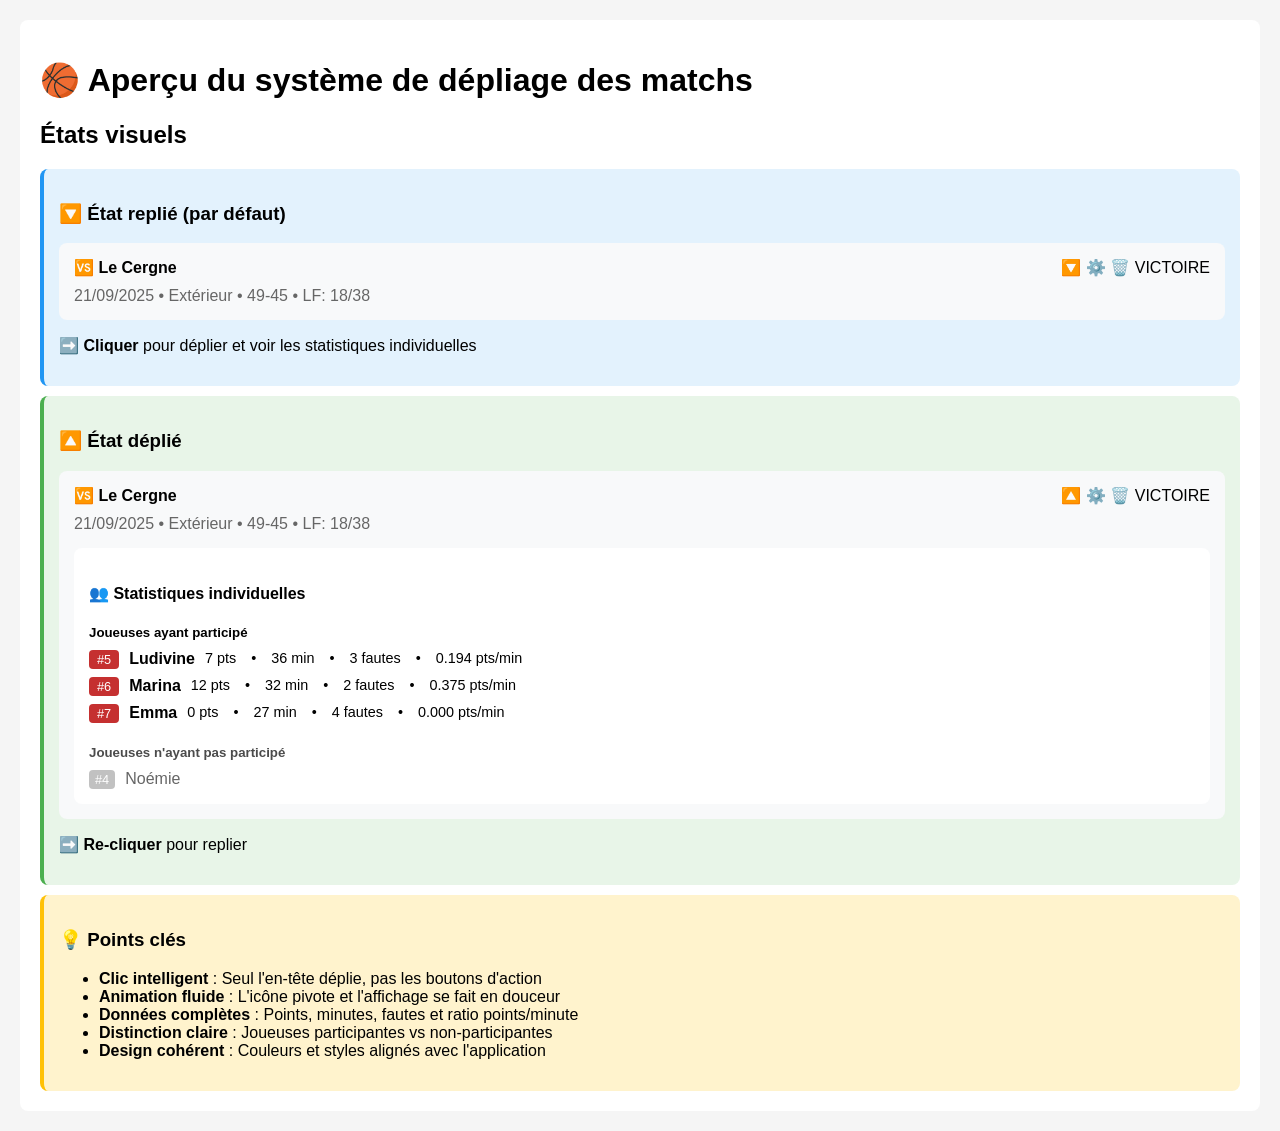
<file: apercu-depliage.html>
<!DOCTYPE html>
<html lang="fr">
<head>
    <meta charset="UTF-8">
    <meta name="viewport" content="width=device-width, initial-scale=1.0">
    <title>Aperçu du système de dépliage</title>
    <style>
        body { font-family: Arial, sans-serif; margin: 20px; background: #f5f5f5; }
        .demo-container { background: white; padding: 20px; border-radius: 8px; margin-bottom: 20px; }
        .state { padding: 15px; margin: 10px 0; border-radius: 8px; }
        .collapsed { background: #e3f2fd; border-left: 4px solid #2196f3; }
        .expanded { background: #e8f5e8; border-left: 4px solid #4caf50; }
        .mockup { background: #f8f9fa; padding: 15px; border-radius: 8px; margin: 15px 0; }
        .match-header { display: flex; justify-content: space-between; align-items: center; cursor: pointer; }
        .stats-preview { margin-top: 15px; padding: 15px; background: #fff; border-radius: 8px; }
        .player-preview { display: flex; gap: 10px; margin: 8px 0; }
        .number { background: #c53030; color: white; padding: 2px 8px; border-radius: 4px; font-size: 0.8em; }
        .stats { display: flex; gap: 15px; font-size: 0.9em; }
    </style>
</head>
<body>
    <div class="demo-container">
        <h1>🏀 Aperçu du système de dépliage des matchs</h1>
        
        <h2>États visuels</h2>
        
        <div class="state collapsed">
            <h3>🔽 État replié (par défaut)</h3>
            <div class="mockup">
                <div class="match-header">
                    <div><strong>🆚 Le Cergne</strong></div>
                    <div>🔽 ⚙️ 🗑️ VICTOIRE</div>
                </div>
                <div style="color: #666; margin-top: 10px;">
                    21/09/2025 • Extérieur • 49-45 • LF: 18/38
                </div>
            </div>
            <p>➡️ <strong>Cliquer</strong> pour déplier et voir les statistiques individuelles</p>
        </div>
        
        <div class="state expanded">
            <h3>🔼 État déplié</h3>
            <div class="mockup">
                <div class="match-header">
                    <div><strong>🆚 Le Cergne</strong></div>
                    <div>🔼 ⚙️ 🗑️ VICTOIRE</div>
                </div>
                <div style="color: #666; margin: 10px 0;">
                    21/09/2025 • Extérieur • 49-45 • LF: 18/38
                </div>
                <div class="stats-preview">
                    <h4>👥 Statistiques individuelles</h4>
                    
                    <div style="margin-bottom: 15px;">
                        <h5 style="margin-bottom: 10px;">Joueuses ayant participé</h5>
                        <div class="player-preview">
                            <span class="number">#5</span>
                            <span><strong>Ludivine</strong></span>
                            <div class="stats">
                                <span>7 pts</span> • <span>36 min</span> • <span>3 fautes</span> • <span>0.194 pts/min</span>
                            </div>
                        </div>
                        <div class="player-preview">
                            <span class="number">#6</span>
                            <span><strong>Marina</strong></span>
                            <div class="stats">
                                <span>12 pts</span> • <span>32 min</span> • <span>2 fautes</span> • <span>0.375 pts/min</span>
                            </div>
                        </div>
                        <div class="player-preview">
                            <span class="number">#7</span>
                            <span><strong>Emma</strong></span>
                            <div class="stats">
                                <span>0 pts</span> • <span>27 min</span> • <span>4 fautes</span> • <span>0.000 pts/min</span>
                            </div>
                        </div>
                    </div>
                    
                    <div>
                        <h5 style="margin-bottom: 10px; opacity: 0.7;">Joueuses n'ayant pas participé</h5>
                        <div style="display: flex; gap: 10px; opacity: 0.6;">
                            <span style="background: #999; color: white; padding: 2px 6px; border-radius: 4px; font-size: 0.8em;">#4</span>
                            <span>Noémie</span>
                        </div>
                    </div>
                </div>
            </div>
            <p>➡️ <strong>Re-cliquer</strong> pour replier</p>
        </div>
        
        <div style="background: #fff3cd; padding: 15px; border-radius: 8px; border-left: 4px solid #ffc107;">
            <h3>💡 Points clés</h3>
            <ul>
                <li><strong>Clic intelligent</strong> : Seul l'en-tête déplie, pas les boutons d'action</li>
                <li><strong>Animation fluide</strong> : L'icône pivote et l'affichage se fait en douceur</li>
                <li><strong>Données complètes</strong> : Points, minutes, fautes et ratio points/minute</li>
                <li><strong>Distinction claire</strong> : Joueuses participantes vs non-participantes</li>
                <li><strong>Design cohérent</strong> : Couleurs et styles alignés avec l'application</li>
            </ul>
        </div>
    </div>
</body>
</html>
</file>
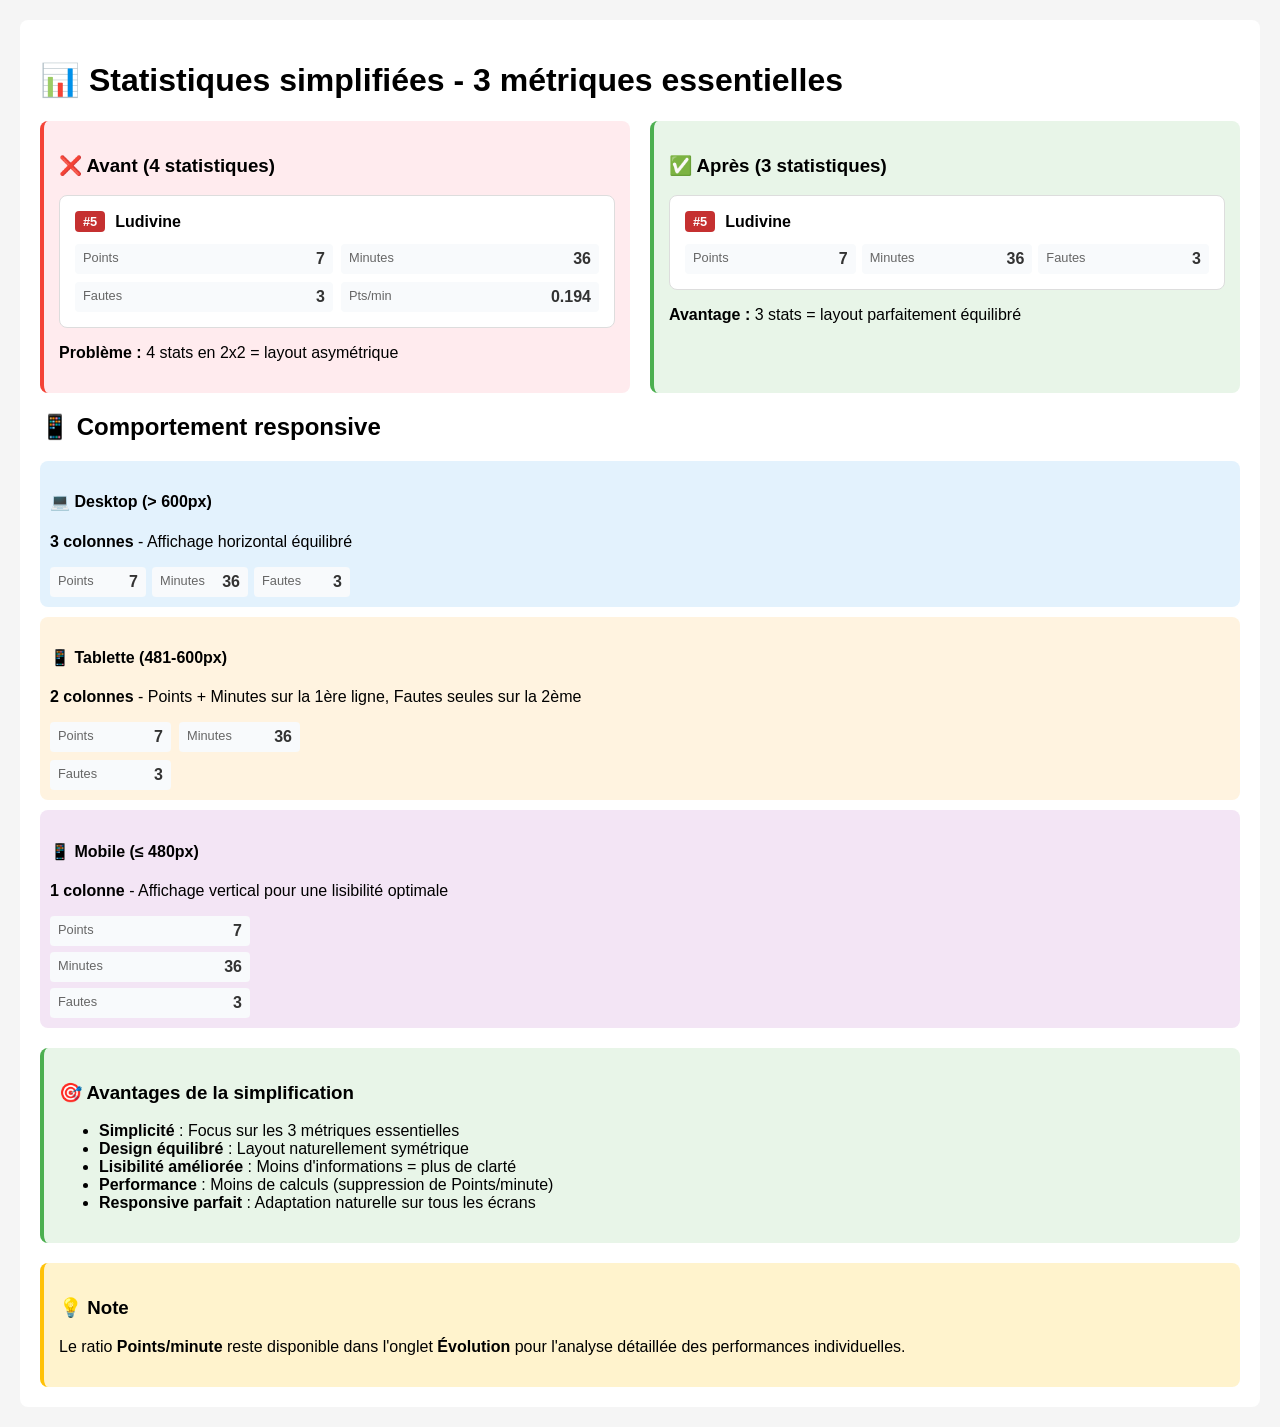
<file: apercu-stats-simplifiees.html>
<!DOCTYPE html>
<html lang="fr">
<head>
    <meta charset="UTF-8">
    <meta name="viewport" content="width=device-width, initial-scale=1.0">
    <title>Aperçu des statistiques simplifiées</title>
    <style>
        body { font-family: Arial, sans-serif; margin: 20px; background: #f5f5f5; }
        .demo-container { background: white; padding: 20px; border-radius: 8px; margin-bottom: 20px; }
        .comparison { display: grid; grid-template-columns: 1fr 1fr; gap: 20px; margin: 20px 0; }
        .version { padding: 15px; border-radius: 8px; }
        .old { background: #ffebee; border-left: 4px solid #f44336; }
        .new { background: #e8f5e8; border-left: 4px solid #4caf50; }
        .mockup { background: white; padding: 15px; border-radius: 8px; margin: 10px 0; border: 1px solid #ddd; }
        .player-header { display: flex; align-items: center; gap: 10px; margin-bottom: 12px; }
        .number { background: #c53030; color: white; padding: 3px 8px; border-radius: 4px; font-size: 0.8em; font-weight: bold; }
        .name { font-weight: 600; }
        .stats-old { display: grid; grid-template-columns: 1fr 1fr; gap: 8px; }
        .stats-new { display: grid; grid-template-columns: repeat(3, 1fr); gap: 6px; }
        .stat { display: flex; justify-content: space-between; padding: 6px 8px; background: #f8fafc; border-radius: 4px; }
        .label { font-size: 0.8em; color: #666; }
        .value { font-weight: 600; color: #333; }
        .responsive-demo { margin: 20px 0; }
        .screen { padding: 10px; margin: 10px 0; border-radius: 8px; }
        .desktop { background: #e3f2fd; }
        .tablet { background: #fff3e0; }
        .mobile { background: #f3e5f5; }
    </style>
</head>
<body>
    <div class="demo-container">
        <h1>📊 Statistiques simplifiées - 3 métriques essentielles</h1>
        
        <div class="comparison">
            <div class="version old">
                <h3>❌ Avant (4 statistiques)</h3>
                <div class="mockup">
                    <div class="player-header">
                        <span class="number">#5</span>
                        <span class="name">Ludivine</span>
                    </div>
                    <div class="stats-old">
                        <div class="stat">
                            <span class="label">Points</span>
                            <span class="value">7</span>
                        </div>
                        <div class="stat">
                            <span class="label">Minutes</span>
                            <span class="value">36</span>
                        </div>
                        <div class="stat">
                            <span class="label">Fautes</span>
                            <span class="value">3</span>
                        </div>
                        <div class="stat">
                            <span class="label">Pts/min</span>
                            <span class="value">0.194</span>
                        </div>
                    </div>
                </div>
                <p><strong>Problème :</strong> 4 stats en 2x2 = layout asymétrique</p>
            </div>
            
            <div class="version new">
                <h3>✅ Après (3 statistiques)</h3>
                <div class="mockup">
                    <div class="player-header">
                        <span class="number">#5</span>
                        <span class="name">Ludivine</span>
                    </div>
                    <div class="stats-new">
                        <div class="stat">
                            <span class="label">Points</span>
                            <span class="value">7</span>
                        </div>
                        <div class="stat">
                            <span class="label">Minutes</span>
                            <span class="value">36</span>
                        </div>
                        <div class="stat">
                            <span class="label">Fautes</span>
                            <span class="value">3</span>
                        </div>
                    </div>
                </div>
                <p><strong>Avantage :</strong> 3 stats = layout parfaitement équilibré</p>
            </div>
        </div>
        
        <div class="responsive-demo">
            <h2>📱 Comportement responsive</h2>
            
            <div class="screen desktop">
                <h4>💻 Desktop (> 600px)</h4>
                <p><strong>3 colonnes</strong> - Affichage horizontal équilibré</p>
                <div style="display: grid; grid-template-columns: repeat(3, 1fr); gap: 6px; max-width: 300px;">
                    <div class="stat"><span class="label">Points</span> <span class="value">7</span></div>
                    <div class="stat"><span class="label">Minutes</span> <span class="value">36</span></div>
                    <div class="stat"><span class="label">Fautes</span> <span class="value">3</span></div>
                </div>
            </div>
            
            <div class="screen tablet">
                <h4>📱 Tablette (481-600px)</h4>
                <p><strong>2 colonnes</strong> - Points + Minutes sur la 1ère ligne, Fautes seules sur la 2ème</p>
                <div style="display: grid; grid-template-columns: 1fr 1fr; gap: 8px; max-width: 250px;">
                    <div class="stat"><span class="label">Points</span> <span class="value">7</span></div>
                    <div class="stat"><span class="label">Minutes</span> <span class="value">36</span></div>
                    <div class="stat"><span class="label">Fautes</span> <span class="value">3</span></div>
                </div>
            </div>
            
            <div class="screen mobile">
                <h4>📱 Mobile (≤ 480px)</h4>
                <p><strong>1 colonne</strong> - Affichage vertical pour une lisibilité optimale</p>
                <div style="display: grid; grid-template-columns: 1fr; gap: 6px; max-width: 200px;">
                    <div class="stat"><span class="label">Points</span> <span class="value">7</span></div>
                    <div class="stat"><span class="label">Minutes</span> <span class="value">36</span></div>
                    <div class="stat"><span class="label">Fautes</span> <span class="value">3</span></div>
                </div>
            </div>
        </div>
        
        <div style="background: #e8f5e8; padding: 15px; border-radius: 8px; border-left: 4px solid #4caf50;">
            <h3>🎯 Avantages de la simplification</h3>
            <ul>
                <li><strong>Simplicité</strong> : Focus sur les 3 métriques essentielles</li>
                <li><strong>Design équilibré</strong> : Layout naturellement symétrique</li>
                <li><strong>Lisibilité améliorée</strong> : Moins d'informations = plus de clarté</li>
                <li><strong>Performance</strong> : Moins de calculs (suppression de Points/minute)</li>
                <li><strong>Responsive parfait</strong> : Adaptation naturelle sur tous les écrans</li>
            </ul>
        </div>
        
        <div style="background: #fff3cd; padding: 15px; border-radius: 8px; border-left: 4px solid #ffc107; margin-top: 20px;">
            <h3>💡 Note</h3>
            <p>Le ratio <strong>Points/minute</strong> reste disponible dans l'onglet <strong>Évolution</strong> pour l'analyse détaillée des performances individuelles.</p>
        </div>
    </div>
</body>
</html>
</file>
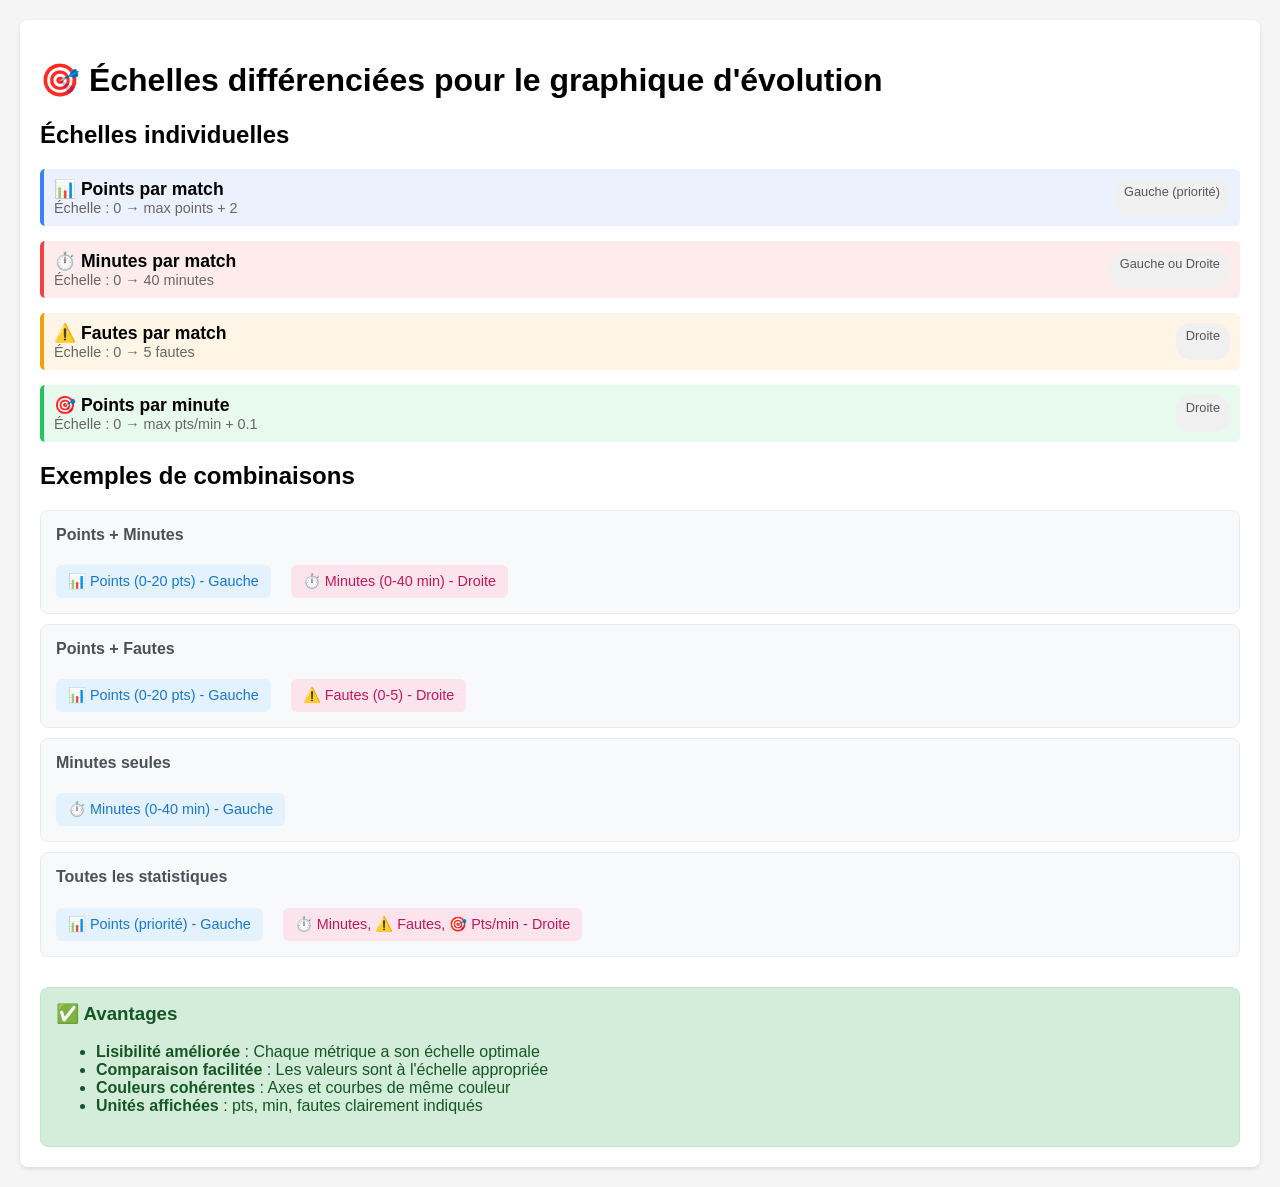
<file: exemple-echelles.html>
<!DOCTYPE html>
<html lang="fr">
<head>
    <meta charset="UTF-8">
    <meta name="viewport" content="width=device-width, initial-scale=1.0">
    <title>Exemple d'échelles différenciées</title>
    <style>
        body {
            font-family: Arial, sans-serif;
            margin: 20px;
            background: #f5f5f5;
        }
        .example-container {
            background: white;
            padding: 20px;
            border-radius: 8px;
            box-shadow: 0 2px 4px rgba(0,0,0,0.1);
            margin-bottom: 20px;
        }
        .scale-example {
            display: flex;
            justify-content: space-between;
            margin-bottom: 15px;
            padding: 10px;
            border-radius: 5px;
        }
        .scale-points { background: rgba(59, 130, 246, 0.1); border-left: 4px solid #3b82f6; }
        .scale-minutes { background: rgba(239, 68, 68, 0.1); border-left: 4px solid #ef4444; }
        .scale-fouls { background: rgba(245, 158, 11, 0.1); border-left: 4px solid #f59e0b; }
        .scale-ppm { background: rgba(34, 197, 94, 0.1); border-left: 4px solid #22c55e; }
        
        .scale-info {
            display: flex;
            flex-direction: column;
        }
        .scale-name {
            font-weight: bold;
            font-size: 1.1em;
        }
        .scale-range {
            color: #666;
            font-size: 0.9em;
        }
        .scale-position {
            background: #f0f0f0;
            padding: 5px 10px;
            border-radius: 15px;
            font-size: 0.8em;
            color: #555;
        }
        
        .combination-examples {
            margin-top: 20px;
        }
        .combo {
            padding: 15px;
            margin: 10px 0;
            border-radius: 8px;
            background: #f8f9fa;
            border: 1px solid #e9ecef;
        }
        .combo h4 {
            margin-top: 0;
            color: #495057;
        }
        .axes {
            display: flex;
            gap: 20px;
            margin-top: 10px;
        }
        .axis {
            padding: 8px 12px;
            border-radius: 6px;
            font-size: 0.9em;
        }
        .axis-left { background: #e3f2fd; color: #1976d2; }
        .axis-right { background: #fce4ec; color: #c2185b; }
    </style>
</head>
<body>
    <div class="example-container">
        <h1>🎯 Échelles différenciées pour le graphique d'évolution</h1>
        
        <h2>Échelles individuelles</h2>
        
        <div class="scale-example scale-points">
            <div class="scale-info">
                <div class="scale-name">📊 Points par match</div>
                <div class="scale-range">Échelle : 0 → max points + 2</div>
            </div>
            <div class="scale-position">Gauche (priorité)</div>
        </div>
        
        <div class="scale-example scale-minutes">
            <div class="scale-info">
                <div class="scale-name">⏱️ Minutes par match</div>
                <div class="scale-range">Échelle : 0 → 40 minutes</div>
            </div>
            <div class="scale-position">Gauche ou Droite</div>
        </div>
        
        <div class="scale-example scale-fouls">
            <div class="scale-info">
                <div class="scale-name">⚠️ Fautes par match</div>
                <div class="scale-range">Échelle : 0 → 5 fautes</div>
            </div>
            <div class="scale-position">Droite</div>
        </div>
        
        <div class="scale-example scale-ppm">
            <div class="scale-info">
                <div class="scale-name">🎯 Points par minute</div>
                <div class="scale-range">Échelle : 0 → max pts/min + 0.1</div>
            </div>
            <div class="scale-position">Droite</div>
        </div>
        
        <div class="combination-examples">
            <h2>Exemples de combinaisons</h2>
            
            <div class="combo">
                <h4>Points + Minutes</h4>
                <div class="axes">
                    <div class="axis axis-left">📊 Points (0-20 pts) - Gauche</div>
                    <div class="axis axis-right">⏱️ Minutes (0-40 min) - Droite</div>
                </div>
            </div>
            
            <div class="combo">
                <h4>Points + Fautes</h4>
                <div class="axes">
                    <div class="axis axis-left">📊 Points (0-20 pts) - Gauche</div>
                    <div class="axis axis-right">⚠️ Fautes (0-5) - Droite</div>
                </div>
            </div>
            
            <div class="combo">
                <h4>Minutes seules</h4>
                <div class="axes">
                    <div class="axis axis-left">⏱️ Minutes (0-40 min) - Gauche</div>
                </div>
            </div>
            
            <div class="combo">
                <h4>Toutes les statistiques</h4>
                <div class="axes">
                    <div class="axis axis-left">📊 Points (priorité) - Gauche</div>
                    <div class="axis axis-right">⏱️ Minutes, ⚠️ Fautes, 🎯 Pts/min - Droite</div>
                </div>
            </div>
        </div>
        
        <div style="margin-top: 30px; padding: 15px; background: #d4edda; border-radius: 8px; border: 1px solid #c3e6cb;">
            <h3 style="color: #155724; margin-top: 0;">✅ Avantages</h3>
            <ul style="color: #155724;">
                <li><strong>Lisibilité améliorée</strong> : Chaque métrique a son échelle optimale</li>
                <li><strong>Comparaison facilitée</strong> : Les valeurs sont à l'échelle appropriée</li>
                <li><strong>Couleurs cohérentes</strong> : Axes et courbes de même couleur</li>
                <li><strong>Unités affichées</strong> : pts, min, fautes clairement indiqués</li>
            </ul>
        </div>
    </div>
</body>
</html>
</file>
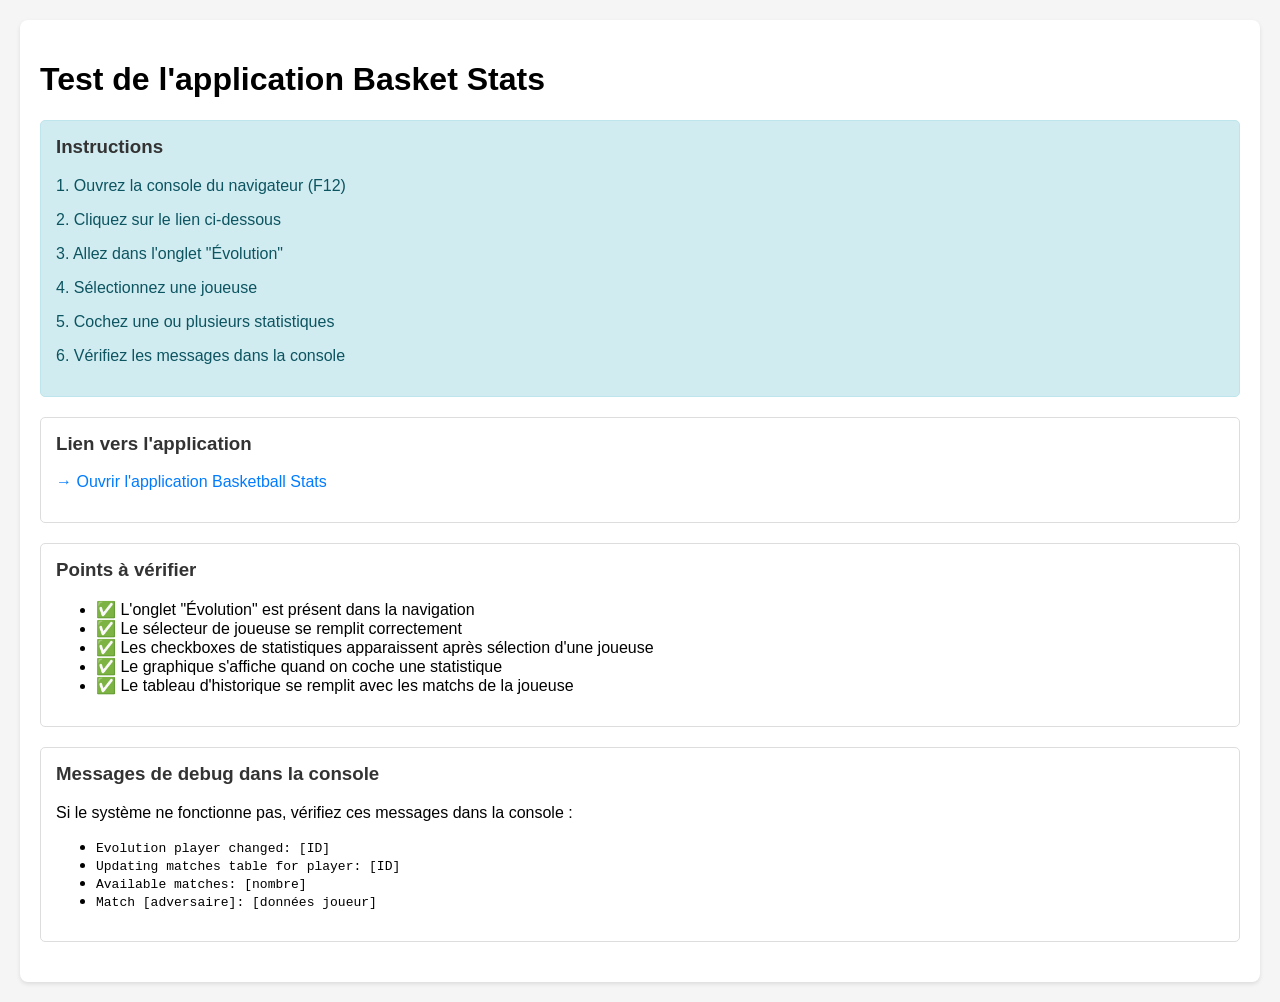
<file: test.html>
<!DOCTYPE html>
<html lang="fr">
<head>
    <meta charset="UTF-8">
    <meta name="viewport" content="width=device-width, initial-scale=1.0">
    <title>Test Évolution</title>
    <style>
        body {
            font-family: Arial, sans-serif;
            margin: 20px;
            background: #f5f5f5;
        }
        .test-container {
            background: white;
            padding: 20px;
            border-radius: 8px;
            box-shadow: 0 2px 4px rgba(0,0,0,0.1);
        }
        .test-section {
            margin-bottom: 20px;
            padding: 15px;
            border: 1px solid #ddd;
            border-radius: 5px;
        }
        .test-section h3 {
            margin-top: 0;
            color: #333;
        }
        .success {
            background: #d4edda;
            border-color: #c3e6cb;
            color: #155724;
        }
        .error {
            background: #f8d7da;
            border-color: #f5c6cb;
            color: #721c24;
        }
        .info {
            background: #d1ecf1;
            border-color: #bee5eb;
            color: #0c5460;
        }
    </style>
</head>
<body>
    <div class="test-container">
        <h1>Test de l'application Basket Stats</h1>
        
        <div class="test-section info">
            <h3>Instructions</h3>
            <p>1. Ouvrez la console du navigateur (F12)</p>
            <p>2. Cliquez sur le lien ci-dessous</p>
            <p>3. Allez dans l'onglet "Évolution"</p>
            <p>4. Sélectionnez une joueuse</p>
            <p>5. Cochez une ou plusieurs statistiques</p>
            <p>6. Vérifiez les messages dans la console</p>
        </div>
        
        <div class="test-section">
            <h3>Lien vers l'application</h3>
            <p><a href="index.html" target="_blank" style="color: #007bff; text-decoration: none;">→ Ouvrir l'application Basketball Stats</a></p>
        </div>
        
        <div class="test-section">
            <h3>Points à vérifier</h3>
            <ul>
                <li>✅ L'onglet "Évolution" est présent dans la navigation</li>
                <li>✅ Le sélecteur de joueuse se remplit correctement</li>
                <li>✅ Les checkboxes de statistiques apparaissent après sélection d'une joueuse</li>
                <li>✅ Le graphique s'affiche quand on coche une statistique</li>
                <li>✅ Le tableau d'historique se remplit avec les matchs de la joueuse</li>
            </ul>
        </div>
        
        <div class="test-section">
            <h3>Messages de debug dans la console</h3>
            <p>Si le système ne fonctionne pas, vérifiez ces messages dans la console :</p>
            <ul>
                <li><code>Evolution player changed: [ID]</code></li>
                <li><code>Updating matches table for player: [ID]</code></li>
                <li><code>Available matches: [nombre]</code></li>
                <li><code>Match [adversaire]: [données joueur]</code></li>
            </ul>
        </div>
    </div>
</body>
</html>
</file>
